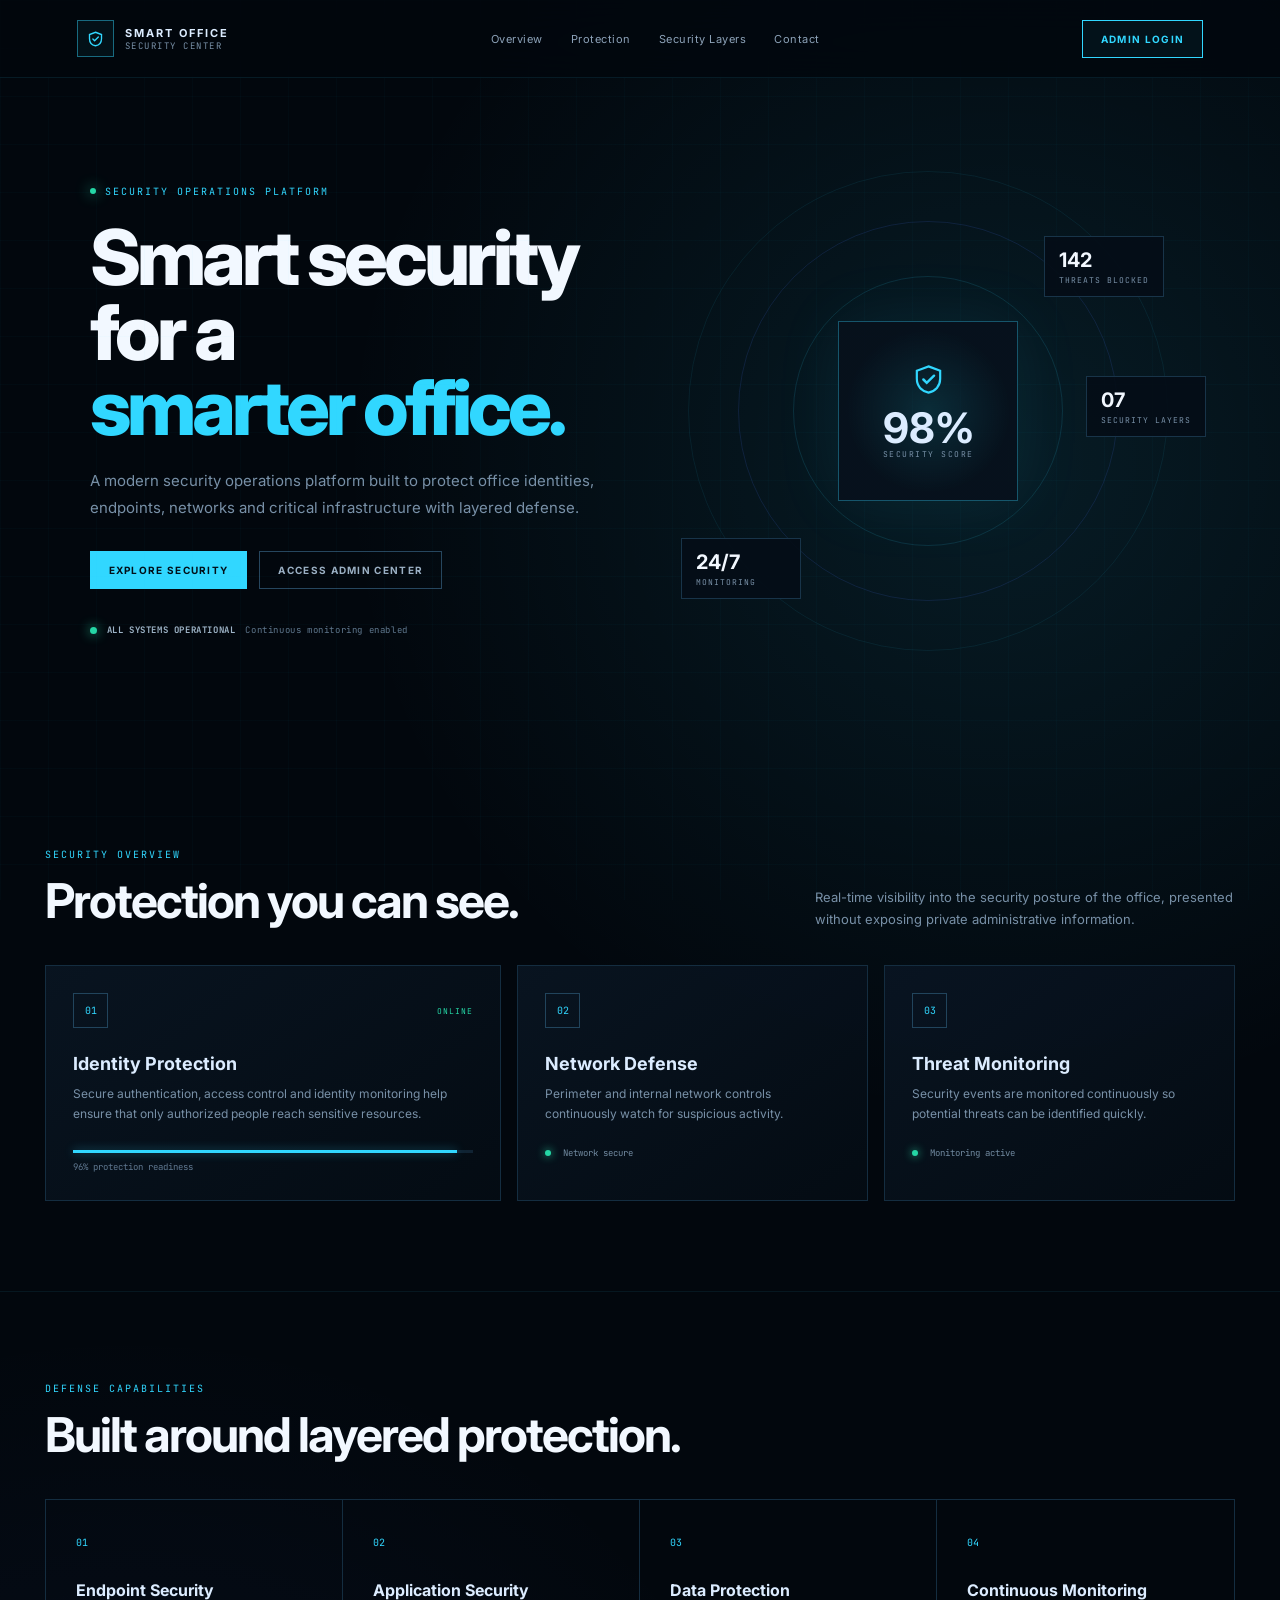
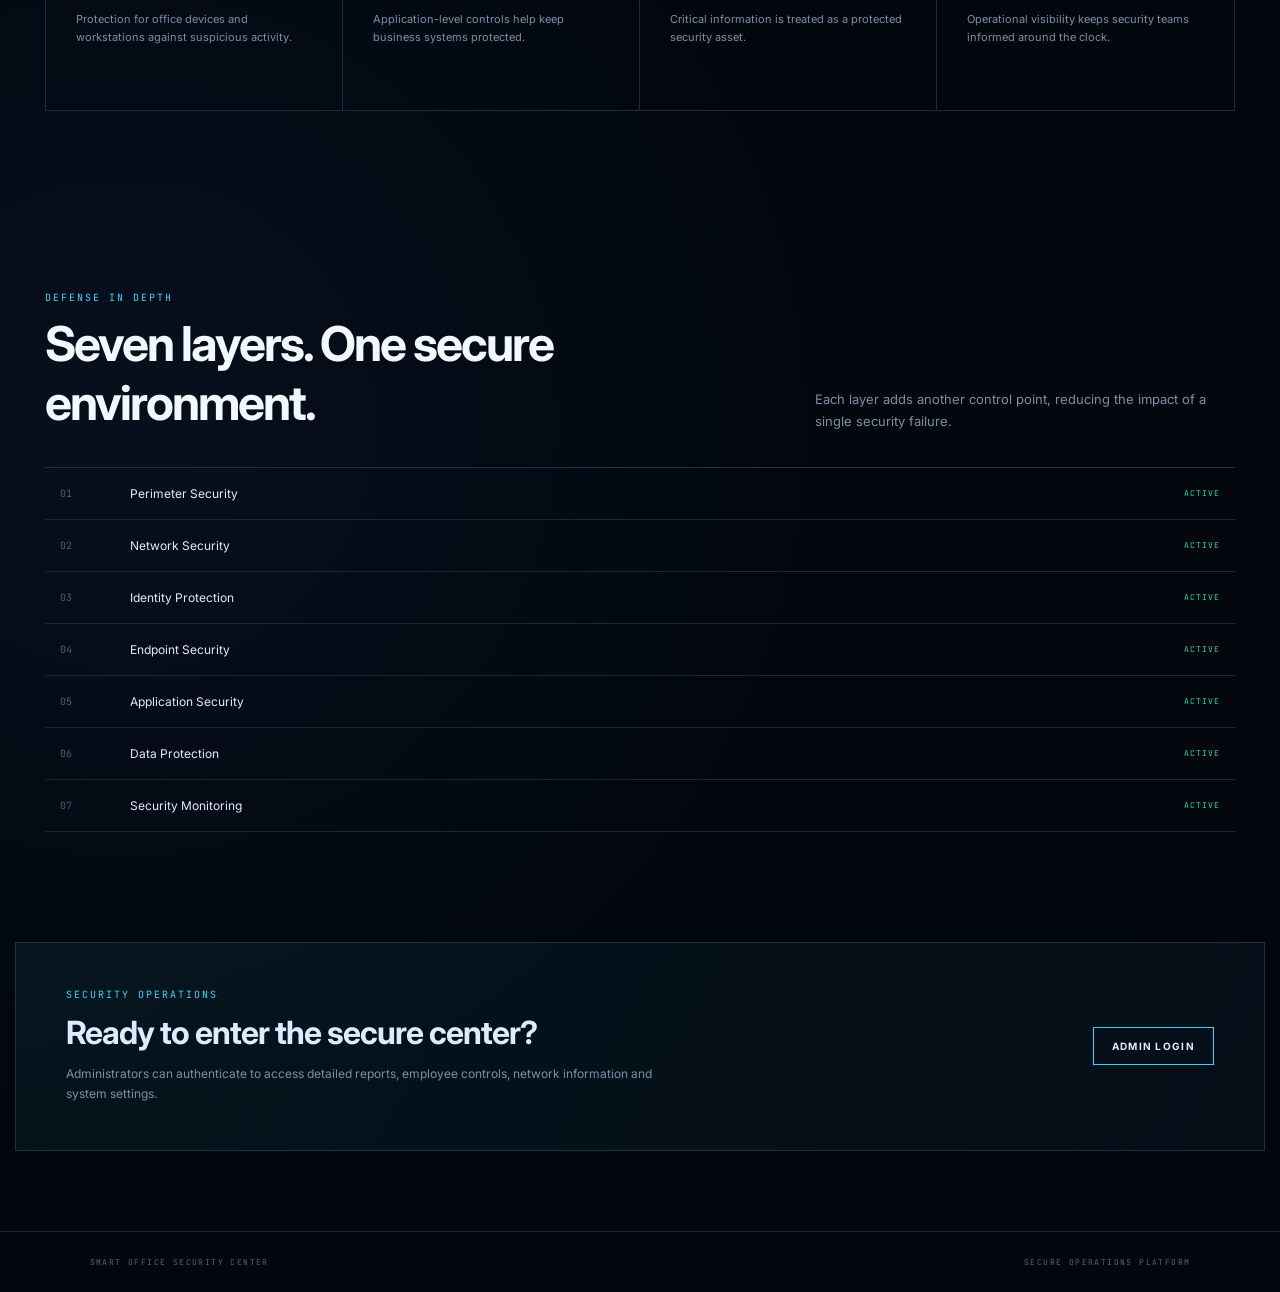
<file: index.html>
<!DOCTYPE html>
<html lang="en">
<head>
<meta charset="UTF-8">
<meta name="viewport" content="width=device-width, initial-scale=1.0">
<title>Smart Office Security Center</title>
<link rel="stylesheet" href="assets/style.css">
</head>
<body class="public-page">
<header class="public-nav">
    <a class="public-brand" href="index.html">
        <span class="public-brand-mark"><svg viewBox="0 0 24 24" fill="none"><path d="M12 3L20 6V11.5C20 16.5 16.7 20.1 12 21C7.3 20.1 4 16.5 4 11.5V6L12 3Z" stroke="currentColor" stroke-width="1.8"/><path d="M8.5 12L10.8 14.3L15.8 9.4" stroke="currentColor" stroke-width="1.8" stroke-linecap="round" stroke-linejoin="round"/></svg></span>
        <span><strong>SMART OFFICE</strong><small>SECURITY CENTER</small></span>
    </a>
    <nav class="public-links"><a href="#overview">Overview</a><a href="#protection">Protection</a><a href="#layers">Security Layers</a><a href="#contact">Contact</a></nav>
    <a class="public-login" href="login.html">Admin Login</a>
</header>

<main>
<section class="public-hero">
    <div class="hero-copy">
        <div class="public-kicker"><span></span> SECURITY OPERATIONS PLATFORM</div>
        <h1>Smart security for a<br><em>smarter office.</em></h1>
        <p>A modern security operations platform built to protect office identities, endpoints, networks and critical infrastructure with layered defense.</p>
        <div class="hero-actions"><a class="hero-primary" href="#overview">Explore Security</a><a class="hero-secondary" href="login.html">Access Admin Center</a></div>
        <div class="hero-trust"><span class="pulse"></span><b>ALL SYSTEMS OPERATIONAL</b><span>Continuous monitoring enabled</span></div>
    </div>
    <div class="security-orbit" aria-label="Security status visualization">
        <div class="orbit orbit-one"></div><div class="orbit orbit-two"></div><div class="orbit orbit-three"></div>
        <div class="orbit-core"><div class="core-shield"><svg viewBox="0 0 24 24" fill="none"><path d="M12 3L20 6V11.5C20 16.5 16.7 20.1 12 21C7.3 20.1 4 16.5 4 11.5V6L12 3Z" stroke="currentColor" stroke-width="1.5"/><path d="M8.5 12L10.8 14.3L15.8 9.4" stroke="currentColor" stroke-width="1.7" stroke-linecap="round"/></svg></div><strong>98%</strong><span>SECURITY SCORE</span></div>
        <div class="orbit-label label-a"><b>142</b><span>THREATS BLOCKED</span></div><div class="orbit-label label-b"><b>24/7</b><span>MONITORING</span></div><div class="orbit-label label-c"><b>07</b><span>SECURITY LAYERS</span></div>
    </div>
</section>

<section id="overview" class="public-section">
    <div class="section-heading"><div><div class="public-kicker">SECURITY OVERVIEW</div><h2>Protection you can see.</h2></div><p>Real-time visibility into the security posture of the office, presented without exposing private administrative information.</p></div>
    <div class="overview-grid"><article class="public-card large"><div class="card-top"><span class="card-icon">01</span><span class="online">ONLINE</span></div><h3>Identity Protection</h3><p>Secure authentication, access control and identity monitoring help ensure that only authorized people reach sensitive resources.</p><div class="meter"><span style="width:96%"></span></div><small>96% protection readiness</small></article>
    <article class="public-card"><div class="card-icon">02</div><h3>Network Defense</h3><p>Perimeter and internal network controls continuously watch for suspicious activity.</p><div class="mini-status"><span></span> Network secure</div></article>
    <article class="public-card"><div class="card-icon">03</div><h3>Threat Monitoring</h3><p>Security events are monitored continuously so potential threats can be identified quickly.</p><div class="mini-status"><span></span> Monitoring active</div></article></div>
</section>

<section id="protection" class="public-section protection-section"><div class="section-heading"><div><div class="public-kicker">DEFENSE CAPABILITIES</div><h2>Built around layered protection.</h2></div></div><div class="capability-grid"><div><span>01</span><h3>Endpoint Security</h3><p>Protection for office devices and workstations against suspicious activity.</p></div><div><span>02</span><h3>Application Security</h3><p>Application-level controls help keep business systems protected.</p></div><div><span>03</span><h3>Data Protection</h3><p>Critical information is treated as a protected security asset.</p></div><div><span>04</span><h3>Continuous Monitoring</h3><p>Operational visibility keeps security teams informed around the clock.</p></div></div></section>

<section id="layers" class="public-section layers-section"><div class="section-heading"><div><div class="public-kicker">DEFENSE IN DEPTH</div><h2>Seven layers. One secure environment.</h2></div><p>Each layer adds another control point, reducing the impact of a single security failure.</p></div><div class="layers-list"><div><b>01</b><span>Perimeter Security</span><i>ACTIVE</i></div><div><b>02</b><span>Network Security</span><i>ACTIVE</i></div><div><b>03</b><span>Identity Protection</span><i>ACTIVE</i></div><div><b>04</b><span>Endpoint Security</span><i>ACTIVE</i></div><div><b>05</b><span>Application Security</span><i>ACTIVE</i></div><div><b>06</b><span>Data Protection</span><i>ACTIVE</i></div><div><b>07</b><span>Security Monitoring</span><i>ACTIVE</i></div></div></section>

<section id="contact" class="public-cta"><div><div class="public-kicker">SECURITY OPERATIONS</div><h2>Ready to enter the secure center?</h2><p>Administrators can authenticate to access detailed reports, employee controls, network information and system settings.</p></div><a href="login.html">Admin Login</a></section>
</main>
<footer class="public-footer"><span>SMART OFFICE SECURITY CENTER</span><span>SECURE OPERATIONS PLATFORM</span></footer>
<script src="assets/script.js"></script>
</body>
</html>
</file>
<file: assets/style.css>
@import url('https://fonts.googleapis.com/css2?family=Inter:wght@400;500;600;700;800&family=JetBrains+Mono:wght@400;500;600&display=swap');

:root{
    --bg:#02070d;
    --panel:#07111c;
    --panel2:#091522;
    --border:#173247;

    --cyan:#31d7ff;
    --blue:#4d7cff;
    --green:#25d6a5;
    --yellow:#f5c85b;
    --red:#ff5f6d;
    --purple:#8b7cff;

    --text:#dcecff;
    --white:#f2f8ff;
    --muted:#7890a7;
    --muted2:#4e657b;

    --sidebar:255px;
}

*{
    margin:0;
    padding:0;
    box-sizing:border-box;
}

html{
    scroll-behavior:smooth;
}

body{
    min-height:100vh;

    color:var(--text);

    font-family:'Inter',sans-serif;

    background:
        radial-gradient(
            circle at 80% 10%,
            rgba(40,215,255,.055),
            transparent 28%
        ),
        radial-gradient(
            circle at 10% 70%,
            rgba(77,124,255,.04),
            transparent 28%
        ),
        var(--bg);

    overflow-x:hidden;
}

body::before{
    content:"";

    position:fixed;
    inset:0;

    pointer-events:none;

    background-image:
        linear-gradient(
            rgba(40,215,255,.025) 1px,
            transparent 1px
        ),
        linear-gradient(
            90deg,
            rgba(40,215,255,.025) 1px,
            transparent 1px
        );

    background-size:48px 48px;
}

a{
    text-decoration:none;
    color:inherit;
}

button,
input,
select{
    font-family:inherit;
}

button{
    cursor:pointer;
}

svg{
    width:18px;
    height:18px;
}

::-webkit-scrollbar{
    width:7px;
}

::-webkit-scrollbar-track{
    background:#02070d;
}

::-webkit-scrollbar-thumb{
    background:#163448;
    border-radius:20px;
}


/* =====================================================
   LOGIN
===================================================== */

.login-page{
    display:flex;
    align-items:center;
    justify-content:center;

    min-height:100vh;

    padding:40px;

    position:relative;
}

.login-wrapper{
    width:min(1080px,100%);

    display:grid;
    grid-template-columns:1fr 430px;

    align-items:center;

    gap:90px;

    position:relative;
    z-index:2;
}

.login-brand{
    position:relative;
}

.login-brand::after{
    content:"";

    position:absolute;

    width:300px;
    height:300px;

    left:0;
    top:40px;

    background:rgba(40,215,255,.08);

    filter:blur(90px);

    border-radius:50%;

    z-index:-1;
}

.brand-shield{
    width:87px;
    height:87px;

    display:flex;
    align-items:center;
    justify-content:center;

    margin-bottom:30px;

    color:var(--cyan);

    border:1px solid rgba(40,215,255,.38);

    border-radius:24px;

    background:
        linear-gradient(
            145deg,
            rgba(40,215,255,.10),
            rgba(77,124,255,.04)
        );

    box-shadow:
        0 0 35px rgba(40,215,255,.08),
        inset 0 0 30px rgba(40,215,255,.025);
}

.brand-shield svg{
    width:47px;
    height:47px;
}

.eyebrow{
    color:var(--cyan);

    font-family:'JetBrains Mono',monospace;

    font-size:10px;

    font-weight:700;

    letter-spacing:2px;

    margin-bottom:22px;
}

.login-brand h1{
    color:var(--white);

    font-size:48px;

    line-height:1.05;

    letter-spacing:-2px;

    font-weight:800;
}

.brand-description{
    max-width:650px;

    margin-top:22px;

    color:#7992aa;

    font-size:14px;

    line-height:1.9;
}

.security-features{
    display:grid;

    grid-template-columns:repeat(3,1fr);

    gap:11px;

    margin-top:34px;

    max-width:760px;
}

.feature-box{
    min-height:81px;

    padding:16px;

    border:1px solid var(--border);

    border-radius:10px;

    background:rgba(7,17,28,.55);

    transition:.25s;
}

.feature-box:hover{
    border-color:rgba(40,215,255,.3);

    transform:translateY(-2px);
}

.feature-box span{
    display:block;

    color:var(--cyan);

    font-family:'JetBrains Mono',monospace;

    font-size:9px;

    font-weight:700;
}

.feature-box strong{
    display:block;

    margin-top:14px;

    color:#b8cde0;

    font-size:10px;

    font-weight:500;
}


/* LOGIN CARD */

.login-card{
    position:relative;

    padding:38px 35px;

    background:
        linear-gradient(
            145deg,
            rgba(9,21,34,.97),
            rgba(3,10,18,.98)
        );

    border:1px solid #19364c;

    border-radius:18px;

    box-shadow:
        0 35px 90px rgba(0,0,0,.55),
        0 0 50px rgba(40,215,255,.035);
}

.login-card::before{
    content:"";

    position:absolute;

    top:-1px;
    left:35px;
    right:35px;

    height:1px;

    background:linear-gradient(
        90deg,
        transparent,
        var(--cyan),
        transparent
    );

    box-shadow:0 0 15px rgba(40,215,255,.35);
}

.login-label,
.panel-kicker,
.page-kicker{
    color:var(--cyan);

    font-family:'JetBrains Mono',monospace;

    font-size:9px;

    font-weight:600;

    letter-spacing:1.8px;
}

.login-card h2{
    margin-top:13px;

    color:var(--white);

    font-size:23px;

    letter-spacing:-.6px;
}

.login-subtitle{
    margin-top:8px;

    color:#6e879e;

    font-size:10px;

    line-height:1.7;
}

.login-form{
    margin-top:27px;
}

.input-group{
    display:flex;
    flex-direction:column;

    gap:8px;

    margin-bottom:18px;
}

.input-group label{
    color:#7f95aa;

    font-family:'JetBrains Mono',monospace;

    font-size:9px;

    font-weight:500;

    letter-spacing:.7px;
}

.input-wrapper{
    position:relative;
}

.input-wrapper svg{
    position:absolute;

    left:14px;
    top:50%;

    transform:translateY(-50%);

    color:#557087;

    pointer-events:none;
}

.input-wrapper input{
    padding-left:42px !important;
}

input,
select{
    width:100%;

    height:48px;

    padding:0 14px;

    color:var(--text);

    background:#040c15;

    border:1px solid #19344a;

    border-radius:10px;

    outline:none;

    font-size:12px;

    transition:.25s;
}

input::placeholder{
    color:#50667b;
}

input:focus,
select:focus{
    border-color:var(--cyan);

    box-shadow:
        0 0 0 3px rgba(40,215,255,.05),
        0 0 20px rgba(40,215,255,.04);
}

select option{
    background:#07111c;
}

.login-options{
    display:flex;

    justify-content:space-between;

    align-items:center;

    margin:3px 0 20px;
}

.remember{
    display:flex;

    align-items:center;

    gap:7px;

    color:#6d8398;

    font-size:9px;
}

.remember input{
    width:13px;
    height:13px;

    accent-color:var(--cyan);
}

.login-options a{
    color:var(--cyan);

    font-size:9px;

    text-decoration:underline;
}

.authenticate-btn,
.primary-btn{
    min-height:47px;

    display:inline-flex;

    align-items:center;
    justify-content:center;

    gap:8px;

    padding:0 20px;

    color:#021017;

    background:
        linear-gradient(
            135deg,
            #31d7ff,
            #2b91ed
        );

    border:0;

    border-radius:9px;

    font-size:11px;

    font-weight:800;

    transition:.25s;

    box-shadow:
        0 10px 25px rgba(40,215,255,.10);
}

.authenticate-btn{
    width:100%;
}

.authenticate-btn:hover,
.primary-btn:hover{
    transform:translateY(-2px);

    box-shadow:
        0 15px 35px rgba(40,215,255,.2);
}

.login-security-status{
    margin-top:22px;

    padding-top:17px;

    border-top:1px solid rgba(255,255,255,.045);

    text-align:center;

    color:#577087;

    font-family:'JetBrains Mono',monospace;

    font-size:8px;
}

.login-security-status div{
    display:flex;

    justify-content:center;
    align-items:center;

    gap:6px;
}

.status-dot{
    width:6px;
    height:6px;

    border-radius:50%;

    background:var(--green);

    box-shadow:0 0 10px var(--green);
}

.login-security-status small{
    display:block;

    margin-top:8px;

    letter-spacing:1px;

    color:#3e566c;
}


/* =====================================================
   SIDEBAR
===================================================== */

.sidebar{
    position:fixed;

    top:0;
    left:0;
    bottom:0;

    width:var(--sidebar);

    padding:22px 15px;

    background:
        linear-gradient(
            180deg,
            #050d16,
            #030910
        );

    border-right:1px solid rgba(40,215,255,.11);

    z-index:10;

    display:flex;

    flex-direction:column;
}

.side-brand{
    display:flex;

    align-items:center;

    gap:11px;

    padding:8px 10px 23px;

    border-bottom:1px solid rgba(255,255,255,.045);
}

.side-logo{
    width:39px;
    height:39px;

    display:flex;

    align-items:center;
    justify-content:center;

    color:var(--cyan);

    border:1px solid rgba(40,215,255,.27);

    border-radius:10px;

    background:rgba(40,215,255,.045);
}

.side-logo svg{
    width:22px;
    height:22px;
}

.side-brand strong{
    display:block;

    color:var(--white);

    font-size:11px;

    font-weight:800;

    letter-spacing:.6px;
}

.side-brand span{
    display:block;

    margin-top:3px;

    color:var(--cyan);

    font-family:'JetBrains Mono',monospace;

    font-size:7px;

    letter-spacing:1px;
}

.nav-section{
    margin-top:28px;
}

.nav-section > small{
    display:block;

    padding:0 11px 11px;

    color:#43586c;

    font-family:'JetBrains Mono',monospace;

    font-size:8px;

    letter-spacing:1.5px;
}

.nav-section nav{
    display:flex;

    flex-direction:column;

    gap:4px;
}

.nav-section nav a{
    min-height:43px;

    display:flex;

    align-items:center;

    gap:12px;

    padding:0 12px;

    color:#70869b;

    border:1px solid transparent;

    border-radius:8px;

    font-size:11px;

    font-weight:600;

    transition:.2s;
}

.nav-section nav a:hover{
    color:var(--text);

    background:rgba(40,215,255,.035);

    border-color:rgba(40,215,255,.08);
}

.nav-section nav a.active{
    color:var(--cyan);

    background:
        linear-gradient(
            90deg,
            rgba(40,215,255,.09),
            rgba(40,215,255,.02)
        );

    border-color:rgba(40,215,255,.13);

    box-shadow:inset 2px 0 var(--cyan);
}

.sidebar-bottom{
    margin-top:auto;
}

.live-status{
    display:flex;

    align-items:center;

    gap:7px;

    padding:11px;

    margin-bottom:8px;

    color:var(--green);

    font-family:'JetBrains Mono',monospace;

    font-size:8px;

    border:1px solid rgba(37,214,165,.09);

    border-radius:7px;

    background:rgba(37,214,165,.025);
}

.live-status span{
    width:6px;
    height:6px;

    border-radius:50%;

    background:var(--green);

    box-shadow:0 0 9px var(--green);
}

.logout-btn{
    width:100%;

    min-height:39px;

    color:#71879b;

    background:transparent;

    border:1px solid rgba(255,255,255,.055);

    border-radius:7px;

    font-size:10px;

    transition:.2s;
}

.logout-btn:hover{
    color:var(--red);

    border-color:rgba(255,95,109,.2);
}


/* =====================================================
   MAIN
===================================================== */

.main-content{
    margin-left:var(--sidebar);

    min-height:100vh;

    padding:30px 34px 50px;
}

.topbar{
    display:flex;

    align-items:flex-start;

    justify-content:space-between;

    gap:20px;

    margin-bottom:28px;
}

.topbar h1{
    margin-top:8px;

    color:var(--white);

    font-size:26px;

    letter-spacing:-.8px;
}

.topbar p{
    margin-top:6px;

    color:#688198;

    font-size:11px;
}

.top-status{
    display:flex;

    align-items:center;

    gap:7px;

    padding:9px 12px;

    color:var(--green);

    border:1px solid rgba(37,214,165,.13);

    border-radius:7px;

    background:rgba(37,214,165,.025);

    font-family:'JetBrains Mono',monospace;

    font-size:8px;

    white-space:nowrap;
}

.top-status span{
    width:6px;
    height:6px;

    border-radius:50%;

    background:var(--green);

    box-shadow:0 0 9px var(--green);
}


/* =====================================================
   STATS
===================================================== */

.stats-grid{
    display:grid;

    grid-template-columns:repeat(4,1fr);

    gap:15px;

    margin-bottom:18px;
}

.stat-card{
    position:relative;

    min-height:145px;

    padding:19px;

    background:
        linear-gradient(
            145deg,
            rgba(10,23,37,.95),
            rgba(4,11,19,.96)
        );

    border:1px solid var(--border);

    border-radius:12px;

    transition:.25s;

    overflow:hidden;
}

.stat-card:hover{
    transform:translateY(-3px);

    border-color:rgba(40,215,255,.25);
}

.stat-card::after{
    content:"";

    position:absolute;

    right:-40px;
    bottom:-50px;

    width:130px;
    height:130px;

    border-radius:50%;

    background:rgba(40,215,255,.035);

    filter:blur(25px);
}

.stat-icon{
    width:37px;
    height:37px;

    display:flex;

    align-items:center;
    justify-content:center;

    border-radius:9px;

    border:1px solid;
}

.stat-icon.cyan{
    color:var(--cyan);

    background:rgba(40,215,255,.05);

    border-color:rgba(40,215,255,.11);
}

.stat-icon.blue{
    color:var(--blue);

    background:rgba(77,124,255,.05);

    border-color:rgba(77,124,255,.11);
}

.stat-icon.green{
    color:var(--green);

    background:rgba(37,214,165,.05);

    border-color:rgba(37,214,165,.11);
}

.stat-icon.purple{
    color:var(--purple);

    background:rgba(139,124,255,.05);

    border-color:rgba(139,124,255,.11);
}

.stat-label{
    display:block;

    margin-top:17px;

    color:#60788f;

    font-family:'JetBrains Mono',monospace;

    font-size:8px;

    letter-spacing:.7px;
}

.stat-card > strong{
    display:block;

    margin-top:5px;

    color:var(--white);

    font-size:25px;

    font-weight:800;
}

.stat-card small{
    display:block;

    margin-top:6px;

    font-size:9px;
}

.green-text{
    color:var(--green);
}

.yellow-text{
    color:var(--yellow);
}


/* =====================================================
   PANELS
===================================================== */

.panel{
    position:relative;

    background:
        linear-gradient(
            145deg,
            rgba(9,22,36,.95),
            rgba(4,11,19,.97)
        );

    border:1px solid var(--border);

    border-radius:12px;

    overflow:hidden;

    box-shadow:0 15px 45px rgba(0,0,0,.2);
}

.panel::before{
    content:"";

    position:absolute;

    top:0;
    left:20%;
    right:20%;

    height:1px;

    background:linear-gradient(
        90deg,
        transparent,
        rgba(40,215,255,.28),
        transparent
    );
}

.panel-header{
    display:flex;

    align-items:center;

    justify-content:space-between;

    padding:18px 20px;

    border-bottom:1px solid rgba(255,255,255,.045);
}

.panel-header h2{
    margin-top:6px;

    color:var(--white);

    font-size:14px;

    font-weight:700;
}

.online-badge,
.record-count{
    color:var(--green);

    font-family:'JetBrains Mono',monospace;

    font-size:8px;

    letter-spacing:.5px;
}


/* =====================================================
   DASHBOARD
===================================================== */

.dashboard-grid{
    display:grid;

    grid-template-columns:1.25fr 1fr;

    gap:18px;

    margin-bottom:18px;
}

.security-score-content{
    display:flex;

    align-items:center;

    gap:35px;

    padding:28px;
}

.score-ring{
    width:150px;
    height:150px;

    flex-shrink:0;

    display:flex;

    align-items:center;
    justify-content:center;

    border-radius:50%;

    background:
        conic-gradient(
            var(--cyan) 0deg,
            var(--cyan) 352deg,
            #142331 352deg,
            #142331 360deg
        );

    position:relative;

    box-shadow:0 0 30px rgba(40,215,255,.06);
}

.score-ring::before{
    content:"";

    position:absolute;

    inset:8px;

    border-radius:50%;

    background:#07111c;
}

.score-inner{
    position:relative;

    text-align:center;
}

.score-inner strong{
    display:block;

    color:var(--white);

    font-size:38px;

    line-height:1;
}

.score-inner span{
    display:block;

    margin-top:6px;

    color:var(--cyan);

    font-family:'JetBrains Mono',monospace;

    font-size:7px;

    letter-spacing:1px;
}

.score-details h3{
    color:var(--white);

    font-size:16px;
}

.score-details p{
    max-width:340px;

    margin-top:8px;

    color:#6c849b;

    font-size:10px;

    line-height:1.7;
}

.score-line{
    display:flex;

    justify-content:space-between;

    margin-top:17px;

    color:#7790a6;

    font-size:9px;
}

.score-line strong{
    color:var(--cyan);
}

.mini-progress{
    height:4px;

    margin-top:7px;

    overflow:hidden;

    border-radius:10px;

    background:#142331;
}

.mini-progress div{
    height:100%;

    background:linear-gradient(
        90deg,
        var(--blue),
        var(--cyan)
    );

    box-shadow:0 0 10px rgba(40,215,255,.3);
}


/* THREATS */

.live-indicator{
    color:var(--cyan);

    font-family:'JetBrains Mono',monospace;

    font-size:8px;
}

.live-indicator i{
    display:inline-block;

    width:6px;
    height:6px;

    margin-right:5px;

    border-radius:50%;

    background:var(--green);

    box-shadow:0 0 8px var(--green);
}

.threat-list{
    padding:5px 20px 10px;
}

.threat-row{
    display:flex;

    align-items:center;

    gap:11px;

    padding:13px 0;

    border-bottom:1px solid rgba(255,255,255,.035);
}

.threat-row:last-child{
    border-bottom:0;
}

.threat-symbol{
    width:31px;
    height:31px;

    display:flex;

    align-items:center;
    justify-content:center;

    border-radius:7px;

    font-family:'JetBrains Mono',monospace;

    font-size:8px;

    font-weight:700;
}

.threat-symbol.safe{
    color:var(--green);

    background:rgba(37,214,165,.06);

    border:1px solid rgba(37,214,165,.1);
}

.threat-symbol.warning{
    color:var(--yellow);

    background:rgba(246,200,95,.06);

    border:1px solid rgba(246,200,95,.1);
}

.threat-info{
    flex:1;
}

.threat-info strong{
    display:block;

    color:#c6d9ea;

    font-size:10px;
}

.threat-info span{
    display:block;

    margin-top:3px;

    color:#60788e;

    font-size:8px;
}

.threat-row b{
    color:var(--green);

    font-family:'JetBrains Mono',monospace;

    font-size:7px;
}


/* FIREWALL */

.firewall-content{
    display:flex;

    align-items:center;

    gap:17px;

    padding:25px;
}

.firewall-icon{
    width:57px;
    height:57px;

    display:flex;

    align-items:center;
    justify-content:center;

    color:var(--green);

    background:rgba(37,214,165,.05);

    border:1px solid rgba(37,214,165,.13);

    border-radius:12px;
}

.firewall-icon svg{
    width:28px;
    height:28px;
}

.firewall-content h3{
    color:var(--white);

    font-size:14px;
}

.firewall-content p{
    margin-top:5px;

    color:#647c92;

    font-size:9px;

    line-height:1.6;
}

.firewall-live{
    display:inline-block;

    margin-top:10px;

    color:var(--green);

    font-family:'JetBrains Mono',monospace;

    font-size:7px;

    letter-spacing:.7px;
}

.health-list,
.report-list{
    padding:7px 20px 12px;
}

.health-list > div,
.report-list > div{
    display:flex;

    justify-content:space-between;

    padding:14px 0;

    border-bottom:1px solid rgba(255,255,255,.035);
}

.health-list > div:last-child,
.report-list > div:last-child{
    border-bottom:0;
}

.health-list span,
.report-list span{
    color:#70879c;

    font-size:9px;
}

.health-list strong,
.report-list strong{
    color:#cfe1f0;

    font-family:'JetBrains Mono',monospace;

    font-size:9px;
}


/* =====================================================
   EMPLOYEES
===================================================== */

.page-actions{
    display:flex;

    align-items:center;

    justify-content:space-between;

    gap:15px;

    margin-bottom:18px;
}

.search-wrapper{
    position:relative;

    max-width:380px;

    width:100%;
}

.search-wrapper svg{
    position:absolute;

    left:13px;
    top:50%;

    transform:translateY(-50%);

    color:#506a80;
}

.search-wrapper input{
    padding-left:40px;
}

.table-panel{
    overflow:hidden;
}

.table-scroll{
    overflow-x:auto;
}

.security-table{
    width:100%;

    border-collapse:collapse;

    min-width:800px;
}

.security-table th{
    padding:13px 18px;

    text-align:left;

    color:#4f687d;

    background:rgba(255,255,255,.015);

    border-bottom:1px solid rgba(255,255,255,.055);

    font-family:'JetBrains Mono',monospace;

    font-size:7px;

    letter-spacing:1px;
}

.security-table td{
    padding:14px 18px;

    color:#a9bfd1;

    border-bottom:1px solid rgba(255,255,255,.035);

    font-size:10px;
}

.security-table tr:hover td{
    background:rgba(40,215,255,.018);
}

.employee-cell{
    display:flex;

    align-items:center;

    gap:9px;
}

.employee-avatar{
    width:31px;
    height:31px;

    display:flex;

    align-items:center;
    justify-content:center;

    border-radius:8px;

    color:var(--cyan);

    background:rgba(40,215,255,.06);

    border:1px solid rgba(40,215,255,.11);

    font-size:8px;

    font-weight:800;
}

.employee-cell strong{
    display:block;

    color:#d7e8f6;

    font-size:10px;
}

.employee-cell span{
    display:block;

    margin-top:2px;

    color:#587086;

    font-size:8px;
}

.access-badge{
    display:inline-block;

    padding:5px 8px;

    border-radius:5px;

    font-family:'JetBrains Mono',monospace;

    font-size:7px;
}

.access-standard{
    color:var(--cyan);

    background:rgba(40,215,255,.05);
}

.access-elevated{
    color:var(--yellow);

    background:rgba(246,200,95,.05);
}

.access-admin{
    color:var(--purple);

    background:rgba(139,124,255,.06);
}

.status-active{
    color:var(--green);

    font-family:'JetBrains Mono',monospace;

    font-size:7px;
}

.table-actions{
    display:flex;

    gap:5px;
}

.table-btn{
    padding:6px 9px;

    color:#7790a5;

    background:#08131f;

    border:1px solid #183147;

    border-radius:5px;

    font-size:8px;

    transition:.2s;
}

.table-btn:hover{
    color:var(--cyan);

    border-color:rgba(40,215,255,.25);
}

.table-btn.delete:hover{
    color:var(--red);

    border-color:rgba(255,95,109,.25);
}


/* =====================================================
   FORMS
===================================================== */

.form-panel{
    max-width:850px;
}

.security-form{
    padding:25px;
}

.form-grid{
    display:grid;

    grid-template-columns:1fr 1fr;

    gap:18px;
}

.security-form .input-group{
    margin-bottom:0;
}

.security-form select{
    appearance:auto;
}

.form-note{
    display:flex;

    align-items:center;

    gap:8px;

    margin-top:25px;

    padding:11px 13px;

    color:#627b91;

    background:rgba(40,215,255,.025);

    border:1px solid rgba(40,215,255,.08);

    border-radius:7px;

    font-size:9px;
}

.form-note span{
    width:6px;
    height:6px;

    border-radius:50%;

    background:var(--cyan);

    box-shadow:0 0 8px var(--cyan);
}

.form-actions{
    display:flex;

    justify-content:flex-end;

    gap:9px;

    margin-top:25px;

    padding-top:20px;

    border-top:1px solid rgba(255,255,255,.045);
}

.secondary-btn{
    min-height:47px;

    display:inline-flex;

    align-items:center;
    justify-content:center;

    padding:0 20px;

    color:#8ca1b4;

    background:#07111c;

    border:1px solid #193247;

    border-radius:9px;

    font-size:10px;

    font-weight:700;

    transition:.2s;
}

.secondary-btn:hover{
    color:var(--text);

    border-color:#2b4c63;
}


/* =====================================================
   SECURITY LAYERS
===================================================== */

.security-grid{
    display:grid;

    grid-template-columns:repeat(3,1fr);

    gap:16px;
}

.security-layer{
    position:relative;

    min-height:190px;

    padding:21px;

    background:
        linear-gradient(
            145deg,
            rgba(9,22,36,.95),
            rgba(4,11,19,.97)
        );

    border:1px solid var(--border);

    border-radius:12px;

    overflow:hidden;

    transition:.25s;
}

.security-layer:hover{
    transform:translateY(-3px);

    border-color:rgba(40,215,255,.25);
}

.layer-number{
    position:absolute;

    right:18px;
    top:17px;

    color:rgba(40,215,255,.08);

    font-family:'JetBrains Mono',monospace;

    font-size:22px;

    font-weight:600;
}

.layer-icon{
    width:42px;
    height:42px;

    display:flex;

    align-items:center;
    justify-content:center;

    margin-bottom:17px;

    color:var(--cyan);

    background:rgba(40,215,255,.045);

    border:1px solid rgba(40,215,255,.11);

    border-radius:9px;
}

.security-layer h3{
    color:#d8e9f6;

    font-size:12px;
}

.security-layer p{
    margin-top:7px;

    color:#61798f;

    font-size:9px;

    line-height:1.7;
}

.layer-active{
    display:inline-block;

    margin-top:15px;

    color:var(--green);

    font-family:'JetBrains Mono',monospace;

    font-size:7px;

    letter-spacing:.8px;
}


/* =====================================================
   NETWORK
===================================================== */

.network-grid{
    display:grid;

    grid-template-columns:repeat(3,1fr);

    gap:16px;

    margin-bottom:18px;
}

.network-card{
    padding:20px;

    background:
        linear-gradient(
            145deg,
            rgba(9,22,36,.95),
            rgba(4,11,19,.97)
        );

    border:1px solid var(--border);

    border-radius:12px;

    transition:.25s;
}

.network-card:hover{
    transform:translateY(-3px);

    border-color:rgba(40,215,255,.25);
}

.network-card-top{
    display:flex;

    align-items:center;

    justify-content:space-between;
}

.network-icon{
    width:43px;
    height:43px;

    display:flex;

    align-items:center;
    justify-content:center;

    color:var(--cyan);

    background:rgba(40,215,255,.05);

    border:1px solid rgba(40,215,255,.11);

    border-radius:9px;

    font-family:'JetBrains Mono',monospace;

    font-size:8px;

    font-weight:700;
}

.device-online{
    color:var(--green);

    font-family:'JetBrains Mono',monospace;

    font-size:7px;
}

.network-card h3{
    margin-top:17px;

    color:#d5e7f5;

    font-size:12px;
}

.network-card p{
    margin-top:5px;

    color:#61798e;

    font-size:9px;
}

.network-card > strong{
    display:block;

    margin-top:13px;

    color:var(--cyan);

    font-family:'JetBrains Mono',monospace;

    font-size:8px;
}

.network-topology{
    padding:40px;

    display:flex;

    flex-direction:column;

    align-items:center;

    gap:12px;
}

.topology-node{
    min-width:150px;

    padding:13px 18px;

    text-align:center;

    color:var(--cyan);

    background:#06111c;

    border:1px solid rgba(40,215,255,.18);

    border-radius:8px;

    font-family:'JetBrains Mono',monospace;

    font-size:8px;

    box-shadow:0 0 25px rgba(40,215,255,.025);
}

.topology-node small{
    display:block;

    margin-top:5px;

    color:var(--green);

    font-size:6px;
}

.main-node{
    border-color:rgba(40,215,255,.3);

    box-shadow:0 0 25px rgba(40,215,255,.06);
}

.topology-line{
    width:1px;
    height:28px;

    background:linear-gradient(
        var(--cyan),
        rgba(40,215,255,.1)
    );
}

.topology-row{
    display:flex;

    justify-content:center;

    flex-wrap:wrap;

    gap:15px;

    position:relative;
}

.topology-row::before{
    content:"";

    position:absolute;

    top:-13px;

    left:80px;
    right:80px;

    height:1px;

    background:rgba(40,215,255,.18);
}


/* =====================================================
   REPORTS
===================================================== */

.chart-panel{
    margin-bottom:18px;
}

.chart-box{
    height:330px;

    padding:20px;
}

.chart-box canvas{
    width:100% !important;
    height:100% !important;
}


/* =====================================================
   SETTINGS
===================================================== */

.settings-grid{
    display:grid;

    grid-template-columns:1.15fr .85fr;

    gap:18px;
}

.profile-box{
    display:flex;

    align-items:center;

    gap:14px;

    margin:20px 25px 5px;

    padding-bottom:20px;

    border-bottom:1px solid rgba(255,255,255,.045);
}

.profile-avatar{
    width:55px;
    height:55px;

    display:flex;

    align-items:center;
    justify-content:center;

    color:var(--cyan);

    background:rgba(40,215,255,.06);

    border:1px solid rgba(40,215,255,.13);

    border-radius:12px;

    font-family:'JetBrains Mono',monospace;

    font-size:12px;

    font-weight:700;
}

.profile-box h3{
    color:var(--white);

    font-size:14px;
}

.profile-box p{
    margin-top:4px;

    color:#657e94;

    font-size:9px;
}

.setting-row{
    display:flex;

    justify-content:space-between;

    align-items:center;

    gap:20px;

    padding:16px 20px;

    border-bottom:1px solid rgba(255,255,255,.035);
}

.setting-row:last-child{
    border-bottom:0;
}

.setting-row strong{
    display:block;

    color:#c4d7e6;

    font-size:10px;
}

.setting-row span{
    display:block;

    margin-top:4px;

    color:#5f778d;

    font-size:8px;
}

.setting-ok{
    color:var(--green);

    font-family:'JetBrains Mono',monospace;

    font-size:7px;

    white-space:nowrap;
}


/* =====================================================
   RESPONSIVE
===================================================== */

@media(max-width:1200px){

    .stats-grid{
        grid-template-columns:repeat(2,1fr);
    }

    .security-grid{
        grid-template-columns:repeat(2,1fr);
    }

    .network-grid{
        grid-template-columns:repeat(2,1fr);
    }

    .settings-grid{
        grid-template-columns:1fr;
    }

}

@media(max-width:850px){

    .login-page{
        padding:25px 16px;
    }

    .login-wrapper{
        grid-template-columns:1fr;

        gap:35px;

        max-width:500px;
    }

    .login-brand{
        text-align:center;
    }

    .brand-shield{
        margin:0 auto 22px;
    }

    .login-brand h1{
        font-size:35px;
    }

    .brand-description{
        font-size:11px;
    }

    .security-features{
        display:none;
    }

    .sidebar{
        position:relative;

        width:100%;

        height:auto;

        padding:15px;

        border-right:0;

        border-bottom:1px solid rgba(40,215,255,.11);
    }

    .nav-section nav{
        flex-direction:row;

        overflow-x:auto;
    }

    .nav-section nav a{
        white-space:nowrap;
    }

    .sidebar-bottom{
        display:none;
    }

    .main-content{
        margin-left:0;

        padding:22px 16px 40px;
    }

    .topbar{
        flex-direction:column;
    }

    .top-status{
        width:max-content;
    }

    .dashboard-grid{
        grid-template-columns:1fr;
    }

    .security-score-content{
        flex-direction:column;

        text-align:center;
    }

    .score-details p{
        margin-left:auto;
        margin-right:auto;
    }

    .score-line{
        text-align:left;
    }

    .form-grid{
        grid-template-columns:1fr;
    }

}

@media(max-width:600px){

    .stats-grid{
        grid-template-columns:1fr;
    }

    .security-grid,
    .network-grid{
        grid-template-columns:1fr;
    }

    .page-actions{
        flex-direction:column;
        align-items:stretch;
    }

    .search-wrapper{
        max-width:none;
    }

    .page-actions .primary-btn{
        width:100%;
    }

    .login-card{
        padding:28px 22px;
    }

    .login-brand h1{
        font-size:29px;
    }

    .main-content{
        padding-left:12px;
        padding-right:12px;
    }

    .panel-header{
        padding:16px;
    }

    .security-form{
        padding:18px;
    }

    .form-actions{
        flex-direction:column;
    }

    .form-actions a,
    .form-actions button{
        width:100%;
    }

    .network-topology{
        padding:25px 10px;
    }

    .topology-row{
        gap:8px;
    }

}

/* =====================================================
   PUBLIC SECURITY OVERVIEW
===================================================== */
.public-page{background:radial-gradient(circle at 78% 16%,rgba(49,215,255,.10),transparent 25%),radial-gradient(circle at 10% 70%,rgba(77,124,255,.07),transparent 30%),var(--bg);}
.public-nav{position:sticky;top:0;z-index:50;height:78px;padding:0 6vw;display:flex;align-items:center;justify-content:space-between;border-bottom:1px solid rgba(49,215,255,.10);background:rgba(2,7,13,.78);backdrop-filter:blur(18px);}
.public-brand{display:flex;align-items:center;gap:11px}.public-brand-mark{width:37px;height:37px;border:1px solid rgba(49,215,255,.45);display:grid;place-items:center;color:var(--cyan);background:rgba(49,215,255,.05)}.public-brand-mark svg{width:23px}.public-brand strong,.public-brand small{display:block}.public-brand strong{font-size:11px;letter-spacing:2px}.public-brand small{font:9px 'JetBrains Mono';letter-spacing:1.5px;color:var(--muted)}
.public-links{display:flex;gap:28px}.public-links a{font-size:11px;color:#8ca2b8;letter-spacing:.5px;transition:.2s}.public-links a:hover{color:var(--cyan)}.public-login,.hero-primary,.hero-secondary,.public-cta a{display:inline-flex;align-items:center;justify-content:center;border:1px solid var(--cyan);padding:12px 18px;font-size:10px;font-weight:700;letter-spacing:1.3px;text-transform:uppercase}.public-login{color:var(--cyan);background:rgba(49,215,255,.05)}.public-login:hover,.hero-primary:hover,.public-cta a:hover{background:var(--cyan);color:#021019}
.public-hero{min-height:680px;padding:70px 7vw 85px;display:grid;grid-template-columns:1.02fr .98fr;gap:30px;align-items:center;max-width:1500px;margin:auto}.public-kicker{font:10px 'JetBrains Mono';letter-spacing:2px;color:var(--cyan);display:flex;align-items:center;gap:9px}.public-kicker span{width:6px;height:6px;border-radius:50%;background:var(--green);box-shadow:0 0 14px var(--green)}.hero-copy h1{font-size:clamp(48px,6vw,82px);line-height:.98;letter-spacing:-4px;margin:22px 0;color:var(--white);font-weight:800}.hero-copy h1 em{font-style:normal;color:var(--cyan)}.hero-copy>p{max-width:600px;color:#7890a7;font-size:15px;line-height:1.8}.hero-actions{display:flex;gap:12px;margin-top:30px}.hero-primary{background:var(--cyan);color:#021019}.hero-secondary{border-color:#26465e;color:#9bb0c4}.hero-trust{display:flex;gap:10px;align-items:center;margin-top:35px;font:9px 'JetBrains Mono';color:#60788e;letter-spacing:.6px}.hero-trust b{color:#9db3c6}.pulse{width:7px;height:7px;border-radius:50%;background:var(--green);box-shadow:0 0 12px var(--green)}
.security-orbit{height:480px;position:relative;display:grid;place-items:center}.orbit{position:absolute;border:1px solid rgba(49,215,255,.13);border-radius:50%}.orbit-one{width:270px;height:270px}.orbit-two{width:380px;height:380px;border-color:rgba(77,124,255,.14)}.orbit-three{width:480px;height:480px;border-color:rgba(49,215,255,.08)}.orbit-core{width:180px;height:180px;border:1px solid rgba(49,215,255,.35);background:radial-gradient(circle,rgba(49,215,255,.10),rgba(7,17,28,.94) 65%);display:flex;flex-direction:column;align-items:center;justify-content:center;box-shadow:0 0 70px rgba(49,215,255,.08)}.core-shield{color:var(--cyan);margin-bottom:6px}.core-shield svg{width:35px;height:35px}.orbit-core strong{font-size:42px;line-height:1}.orbit-core>span{font:8px 'JetBrains Mono';letter-spacing:1.5px;color:var(--muted)}.orbit-label{position:absolute;display:flex;flex-direction:column;padding:11px 14px;border:1px solid #183449;background:rgba(5,14,23,.92);min-width:120px}.orbit-label b{font-size:20px;color:var(--white)}.orbit-label span{font:8px 'JetBrains Mono';color:var(--muted);letter-spacing:1px;margin-top:3px}.label-a{top:65px;right:5%}.label-b{bottom:52px;left:3%}.label-c{top:205px;right:-3%}
.public-section{max-width:1250px;margin:auto;padding:90px 30px}.section-heading{display:flex;justify-content:space-between;gap:50px;align-items:end;margin-bottom:35px}.section-heading h2{font-size:clamp(30px,4vw,48px);letter-spacing:-2px;margin-top:10px;color:var(--white)}.section-heading>p{max-width:420px;color:var(--muted);line-height:1.7;font-size:13px}.overview-grid{display:grid;grid-template-columns:1.3fr 1fr 1fr;gap:16px}.public-card{border:1px solid #142d40;background:linear-gradient(145deg,rgba(9,21,34,.94),rgba(4,12,20,.94));padding:27px;min-height:230px;position:relative}.public-card:hover{border-color:#25506b;transform:translateY(-3px);transition:.25s}.card-top{display:flex;justify-content:space-between;align-items:center}.card-icon{display:inline-grid;place-items:center;width:35px;height:35px;border:1px solid #21445c;color:var(--cyan);font:10px 'JetBrains Mono'}.online{font:8px 'JetBrains Mono';color:var(--green);letter-spacing:1px}.public-card h3{font-size:18px;margin:25px 0 10px}.public-card p{font-size:12px;color:var(--muted);line-height:1.7}.meter{height:3px;background:#102333;margin-top:25px}.meter span{display:block;height:100%;background:var(--cyan);box-shadow:0 0 10px rgba(49,215,255,.4)}.public-card small{display:block;color:#5f7890;font:9px 'JetBrains Mono';margin-top:8px}.mini-status{margin-top:22px;font:9px 'JetBrains Mono';color:#718aa0}.mini-status span{display:inline-block;width:6px;height:6px;border-radius:50%;background:var(--green);margin-right:7px;box-shadow:0 0 8px var(--green)}
.protection-section{border-top:1px solid rgba(49,215,255,.08);max-width:none;padding-left:calc((100% - 1190px)/2);padding-right:calc((100% - 1190px)/2)}.capability-grid{display:grid;grid-template-columns:repeat(4,1fr);border:1px solid #142d40}.capability-grid>div{padding:30px;border-right:1px solid #142d40;min-height:210px}.capability-grid>div:last-child{border-right:0}.capability-grid span{font:10px 'JetBrains Mono';color:var(--cyan)}.capability-grid h3{font-size:16px;margin:30px 0 10px}.capability-grid p{font-size:11px;color:var(--muted);line-height:1.7}.layers-list{border-top:1px solid #173247}.layers-list div{display:grid;grid-template-columns:70px 1fr 80px;align-items:center;padding:18px 15px;border-bottom:1px solid #10293b}.layers-list b{font:10px 'JetBrains Mono';color:#45627a}.layers-list span{font-size:12px}.layers-list i{font:8px 'JetBrains Mono';font-style:normal;color:var(--green);text-align:right;letter-spacing:1px}.public-cta{max-width:1250px;margin:20px auto 80px;padding:45px 50px;border:1px solid #173247;background:linear-gradient(120deg,rgba(49,215,255,.06),rgba(7,17,28,.7));display:flex;justify-content:space-between;align-items:center;gap:30px}.public-cta h2{font-size:32px;letter-spacing:-1px;margin:12px 0}.public-cta p{font-size:12px;color:var(--muted);max-width:620px;line-height:1.7}.public-cta a{white-space:nowrap}.public-footer{border-top:1px solid #102638;padding:25px 7vw;display:flex;justify-content:space-between;color:#4c667d;font:8px 'JetBrains Mono';letter-spacing:1.4px}
@media(max-width:900px){.public-links{display:none}.public-hero{grid-template-columns:1fr;padding-top:50px}.security-orbit{height:400px}.orbit-three{width:380px;height:380px}.orbit-two{width:300px;height:300px}.orbit-one{width:220px;height:220px}.label-c{right:0}.overview-grid,.capability-grid{grid-template-columns:1fr 1fr}.capability-grid>div:nth-child(2){border-right:0}.capability-grid>div:nth-child(-n+2){border-bottom:1px solid #142d40}.protection-section{padding-left:30px;padding-right:30px}.section-heading{align-items:start;flex-direction:column}.public-cta{margin-left:30px;margin-right:30px}}
@media(max-width:600px){.public-nav{padding:0 18px}.public-login{padding:9px 11px}.public-hero{padding:45px 22px 70px}.hero-copy h1{letter-spacing:-2px;font-size:48px}.hero-actions{flex-direction:column}.security-orbit{height:330px;transform:scale(.78)}.overview-grid,.capability-grid{grid-template-columns:1fr}.capability-grid>div{border-right:0!important;border-bottom:1px solid #142d40}.public-section{padding:65px 22px}.public-cta{margin:0 22px 55px;padding:30px;flex-direction:column;align-items:flex-start}.public-footer{padding:20px 22px;gap:15px;flex-direction:column}}
</file>
